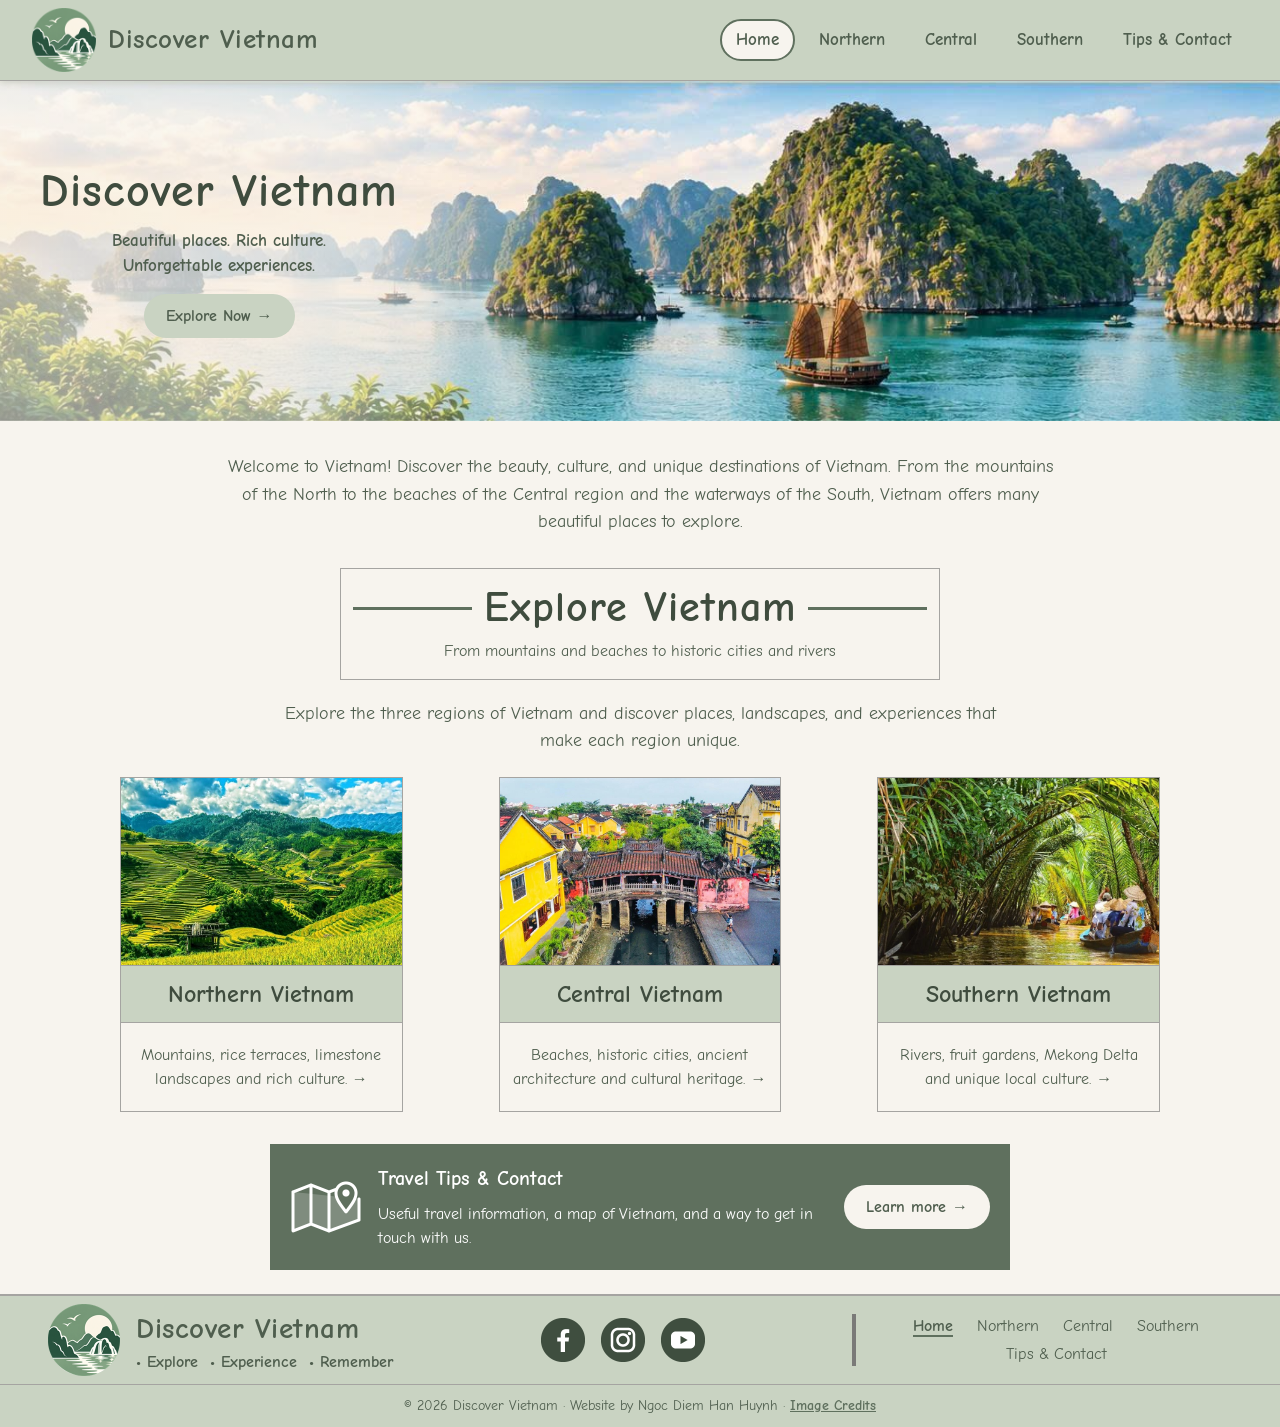
<file: index.html>
<!DOCTYPE html>
<html lang="en">
<head>
    <meta charset="UTF-8">
    <meta name="viewport" content="width=device-width, initial-scale=1.0">
    <meta name="description" content="Discover the beauty, culture, and unique destinations of Northern, Central, and Southern Vietnam.">
    <title>Home | Discover Vietnam</title>
    <link rel="icon" href="images/logo-discover-vietnam.png" type="image/png">
    <link rel="stylesheet" href="css/base.css">
    <link rel="stylesheet" href="css/layout.css">
    <link rel="stylesheet" href="css/home.css">
    <script src="js/script.js" defer></script>
</head>
<body>

    <header class="site-header">
        <a class="brand" href="index.html">
            <img src="images/logo-discover-vietnam.png" alt="Discover Vietnam logo" width="72" height="72">
            <span class="brand-name">Discover Vietnam</span>
        </a>
        <button class="menu-button" type="button" aria-label="Menu" aria-expanded="false">
            <span class="menu-icon"></span>
        </button>
        <nav class="main-nav" aria-label="Main menu">
            <ul class="nav-list">
                <li><a class="nav-link active" href="index.html">Home</a></li>
                <li><a class="nav-link" href="northern-vietnam.html">Northern</a></li>
                <li><a class="nav-link" href="central-vietnam.html">Central</a></li>
                <li><a class="nav-link" href="southern-vietnam.html">Southern</a></li>
                <li><a class="nav-link" href="travel-tips-contact.html">Tips &amp; Contact</a></li>
            </ul>
        </nav>
    </header>

    <main>

        <section class="hero">
            <img src="images/hero-ha-long-bay.jpg" alt="Limestone islands and a traditional sailing boat in Ha Long Bay" width="1624" height="385">
            <div class="hero-text">
                <h1>Discover Vietnam</h1>
                <p>Beautiful places. Rich culture.<br>Unforgettable experiences.</p>
                <a class="button button-sage" href="#explore">Explore Now <span aria-hidden="true">&rarr;</span></a>
            </div>
        </section>

        <div class="welcome">
            <p>Welcome to Vietnam! Discover the beauty, culture, and unique destinations of Vietnam. From the mountains of the North to the beaches of the Central region and the waterways of the South, Vietnam offers many beautiful places to explore.</p>
        </div>

        <section class="explore" id="explore">
            <div class="section-title">
                <h2>Explore Vietnam</h2>
                <p>From mountains and beaches to historic cities and rivers</p>
            </div>

            <p class="section-lead">Explore the three regions of Vietnam and discover places, landscapes, and experiences that make each region unique.</p>

            <div class="cards">
                <article class="card">
                    <a class="card-link" href="northern-vietnam.html">
                        <img src="images/northern-rice-terraces.jpg" alt="Green and golden rice terraces in the mountains of Northern Vietnam" width="800" height="544">
                        <h3>Northern Vietnam</h3>
                        <p>Mountains, rice terraces, limestone landscapes and rich culture. <span class="card-arrow" aria-hidden="true">&rarr;</span></p>
                    </a>
                </article>

                <article class="card">
                    <a class="card-link" href="central-vietnam.html">
                        <img src="images/central-hoi-an-bridge.jpg" alt="The historic covered bridge in Hoi An, Central Vietnam" width="900" height="603">
                        <h3>Central Vietnam</h3>
                        <p>Beaches, historic cities, ancient architecture and cultural heritage. <span class="card-arrow" aria-hidden="true">&rarr;</span></p>
                    </a>
                </article>

                <article class="card">
                    <a class="card-link" href="southern-vietnam.html">
                        <img src="images/southern-mekong-delta.jpg" alt="Small rowing boats under a tunnel of coconut palms in the Mekong Delta" width="800" height="500">
                        <h3>Southern Vietnam</h3>
                        <p>Rivers, fruit gardens, Mekong Delta and unique local culture. <span class="card-arrow" aria-hidden="true">&rarr;</span></p>
                    </a>
                </article>
            </div>

            <div class="feature-box">
                <img class="feature-box-icon" src="images/icon-map.png" alt="" width="72" height="56">
                <div class="feature-box-text">
                    <h2>Travel Tips &amp; Contact</h2>
                    <p>Useful travel information, a map of Vietnam, and a way to get in touch with us.</p>
                </div>
                <a class="button button-cream" href="travel-tips-contact.html">Learn more <span aria-hidden="true">&rarr;</span></a>
            </div>
        </section>

    </main>

    <footer class="site-footer">
        <div class="footer-main">
            <div class="footer-brand">
                <img src="images/logo-discover-vietnam.png" alt="" width="72" height="72">
                <div>
                    <p class="brand-name">Discover Vietnam</p>
                    <ul class="footer-slogan">
                        <li>Explore</li>
                        <li>Experience</li>
                        <li>Remember</li>
                    </ul>
                </div>
            </div>

            <ul class="social">
                <li><a href="https://www.facebook.com/" target="_blank" rel="noopener"><img src="images/icon-facebook.png" alt="Facebook" width="44" height="44"></a></li>
                <li><a href="https://www.instagram.com/" target="_blank" rel="noopener"><img src="images/icon-instagram.png" alt="Instagram" width="44" height="44"></a></li>
                <li><a href="https://www.youtube.com/" target="_blank" rel="noopener"><img src="images/icon-youtube.png" alt="YouTube" width="44" height="44"></a></li>
            </ul>

            <nav class="footer-navigation" aria-label="Footer menu">
                <ul class="footer-nav">
                    <li><a class="footer-link active" href="index.html">Home</a></li>
                    <li><a class="footer-link" href="northern-vietnam.html">Northern</a></li>
                    <li><a class="footer-link" href="central-vietnam.html">Central</a></li>
                    <li><a class="footer-link" href="southern-vietnam.html">Southern</a></li>
                    <li><a class="footer-link" href="travel-tips-contact.html">Tips &amp; Contact</a></li>
                </ul>
            </nav>
        </div>
        <p class="footer-bottom">&copy; 2026 Discover Vietnam &middot; Website by Ngoc Diem Han Huynh &middot; <a class="text-link" href="image-credits.html">Image Credits</a></p>
    </footer>

</body>
</html>
</file>
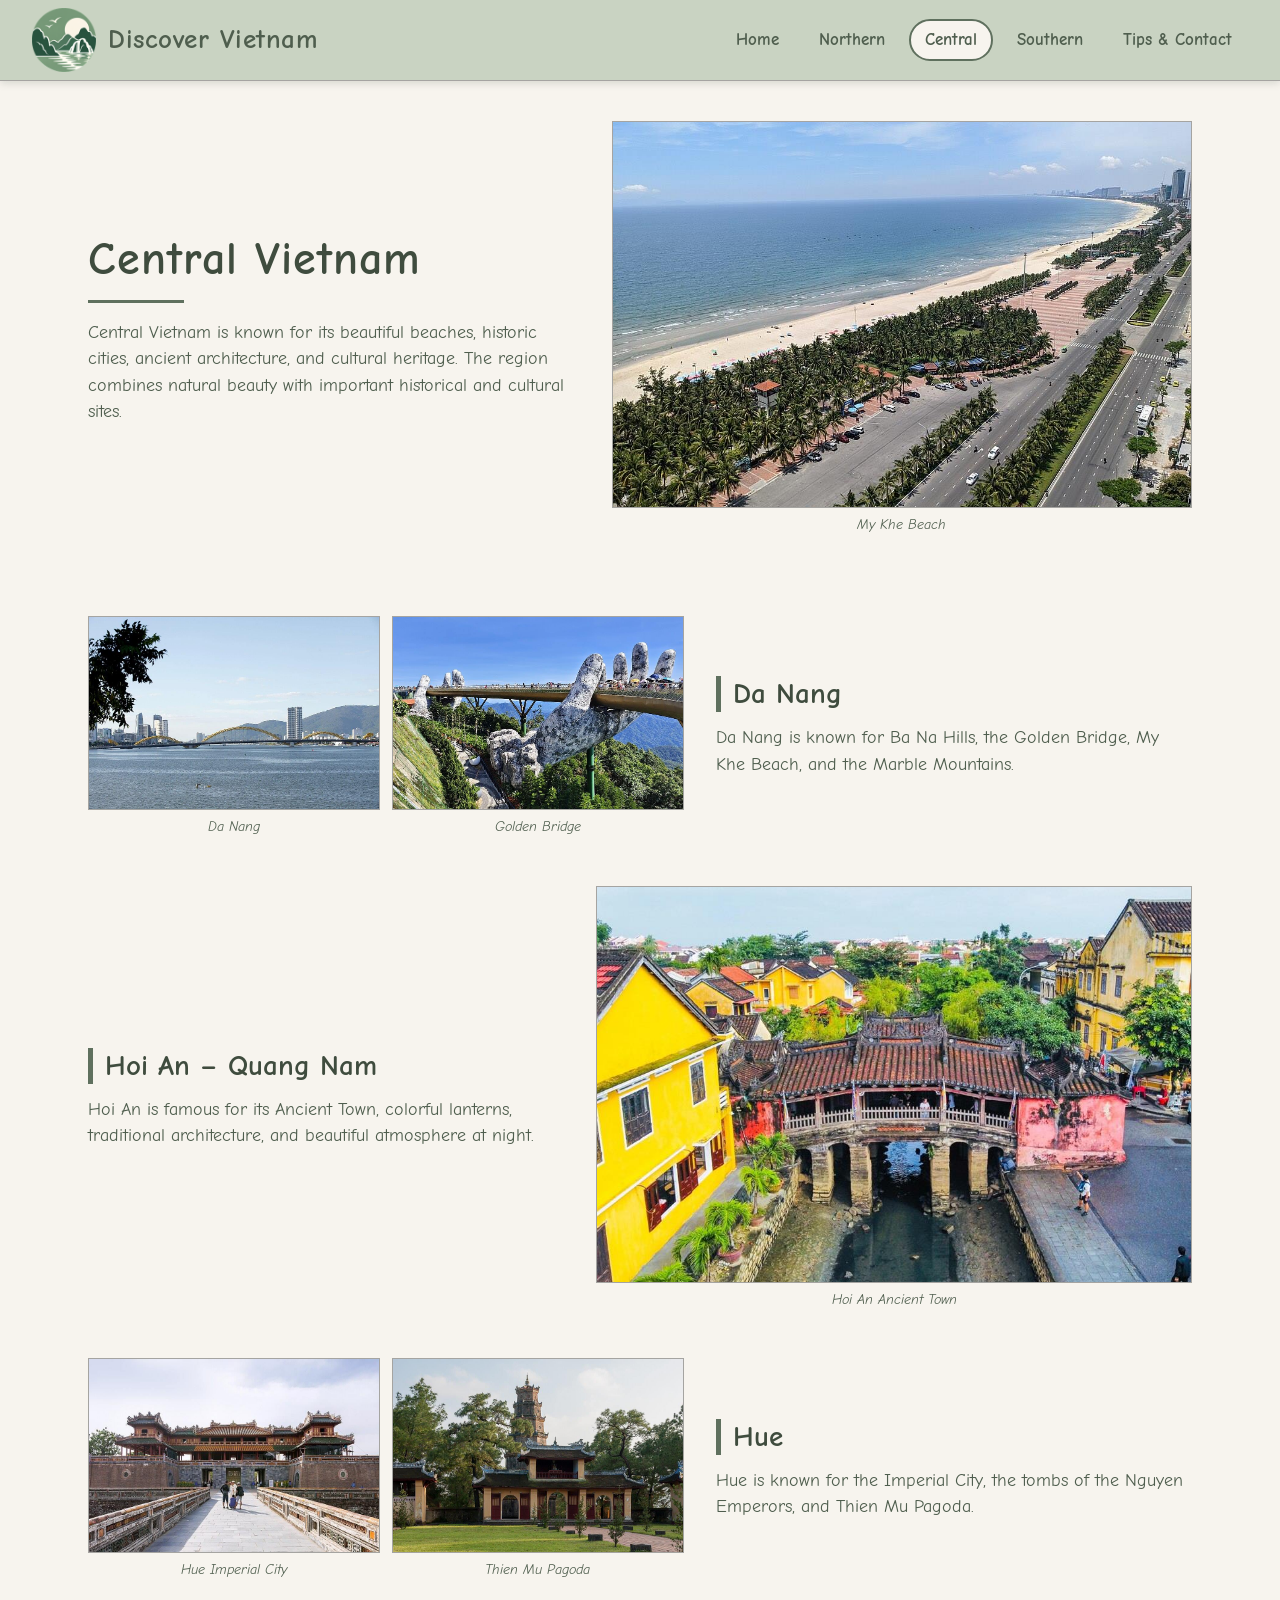
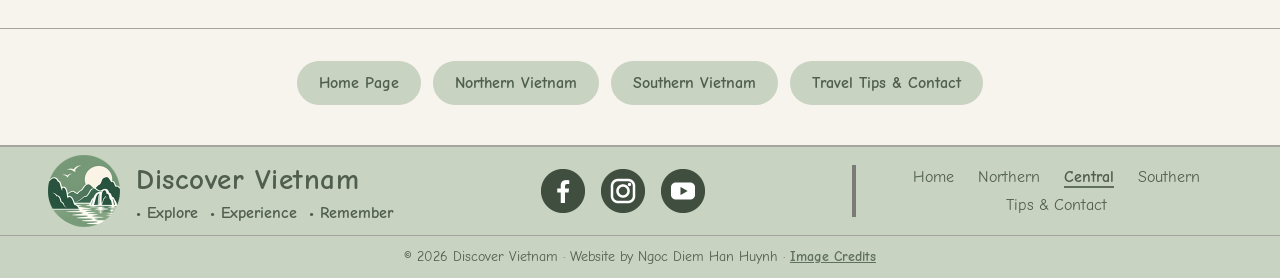
<file: central-vietnam.html>
<!DOCTYPE html>
<html lang="en">
<head>
    <meta charset="UTF-8">
    <meta name="viewport" content="width=device-width, initial-scale=1.0">
    <meta name="description" content="Explore Central Vietnam: Da Nang, Hoi An, and Hue.">
    <title>Central Vietnam | Discover Vietnam</title>
    <link rel="icon" href="images/logo-discover-vietnam.png" type="image/png">
    <link rel="stylesheet" href="css/base.css">
    <link rel="stylesheet" href="css/layout.css">
    <link rel="stylesheet" href="css/regions.css">
    <script src="js/script.js" defer></script>
</head>
<body>

    <header class="site-header">
        <a class="brand" href="index.html">
            <img src="images/logo-discover-vietnam.png" alt="Discover Vietnam logo" width="72" height="72">
            <span class="brand-name">Discover Vietnam</span>
        </a>
        <button class="menu-button" type="button" aria-label="Menu" aria-expanded="false">
            <span class="menu-icon"></span>
        </button>
        <nav class="main-nav" aria-label="Main menu">
            <ul class="nav-list">
                <li><a class="nav-link" href="index.html">Home</a></li>
                <li><a class="nav-link" href="northern-vietnam.html">Northern</a></li>
                <li><a class="nav-link active" href="central-vietnam.html">Central</a></li>
                <li><a class="nav-link" href="southern-vietnam.html">Southern</a></li>
                <li><a class="nav-link" href="travel-tips-contact.html">Tips &amp; Contact</a></li>
            </ul>
        </nav>
    </header>

    <main>

        <section class="page-intro">
            <div class="page-intro-text">
                <h1>Central Vietnam</h1>
                <p>Central Vietnam is known for its beautiful beaches, historic cities, ancient architecture, and cultural heritage. The region combines natural beauty with important historical and cultural sites.</p>
            </div>
            <figure class="page-intro-figure">
                <img src="images/my-khe-beach.jpg" alt="The long sandy coastline of My Khe Beach in Da Nang" width="960" height="720">
                <figcaption>My Khe Beach</figcaption>
            </figure>
        </section>

        <div class="destination-list">
            <article class="destination">
                <div class="destination-media">
                    <figure>
                        <img src="images/da-nang-dragon-bridge.jpg" alt="The Dragon Bridge across the Han River in Da Nang" width="960" height="640" loading="lazy">
                        <figcaption>Da Nang</figcaption>
                    </figure>
                    <figure>
                        <img src="images/golden-bridge-ba-na-hills.jpg" alt="The Golden Bridge held up by two giant stone hands at Ba Na Hills" width="960" height="621" loading="lazy">
                        <figcaption>Golden Bridge</figcaption>
                    </figure>
                </div>
                <div class="destination-text">
                    <h2>Da Nang</h2>
                    <p>Da Nang is known for Ba Na Hills, the Golden Bridge, My Khe Beach, and the Marble Mountains.</p>
                </div>
            </article>

            <article class="destination">
                <div class="destination-media">
                    <figure class="figure-wide">
                        <img src="images/central-hoi-an-bridge.jpg" alt="The historic covered bridge and yellow houses of Hoi An Ancient Town" width="900" height="603" loading="lazy">
                        <figcaption>Hoi An Ancient Town</figcaption>
                    </figure>
                </div>
                <div class="destination-text">
                    <h2>Hoi An &ndash; Quang Nam</h2>
                    <p>Hoi An is famous for its Ancient Town, colorful lanterns, traditional architecture, and beautiful atmosphere at night.</p>
                </div>
            </article>

            <article class="destination">
                <div class="destination-media">
                    <figure>
                        <img src="images/hue-imperial-city.jpg" alt="The Meridian Gate, the main entrance to the Imperial City in Hue" width="960" height="540" loading="lazy">
                        <figcaption>Hue Imperial City</figcaption>
                    </figure>
                    <figure>
                        <img src="images/thien-mu-pagoda.jpg" alt="The tall tower of Thien Mu Pagoda surrounded by trees in Hue" width="960" height="640" loading="lazy">
                        <figcaption>Thien Mu Pagoda</figcaption>
                    </figure>
                </div>
                <div class="destination-text">
                    <h2>Hue</h2>
                    <p>Hue is known for the Imperial City, the tombs of the Nguyen Emperors, and Thien Mu Pagoda.</p>
                </div>
            </article>
        </div>

        <ul class="page-links">
            <li><a class="button button-sage" href="index.html">Home Page</a></li>
            <li><a class="button button-sage" href="northern-vietnam.html">Northern Vietnam</a></li>
            <li><a class="button button-sage" href="southern-vietnam.html">Southern Vietnam</a></li>
            <li><a class="button button-sage" href="travel-tips-contact.html">Travel Tips &amp; Contact</a></li>
        </ul>

    </main>

    <footer class="site-footer">
        <div class="footer-main">
            <div class="footer-brand">
                <img src="images/logo-discover-vietnam.png" alt="" width="72" height="72">
                <div>
                    <p class="brand-name">Discover Vietnam</p>
                    <ul class="footer-slogan">
                        <li>Explore</li>
                        <li>Experience</li>
                        <li>Remember</li>
                    </ul>
                </div>
            </div>

            <ul class="social">
                <li><a href="https://www.facebook.com/" target="_blank" rel="noopener"><img src="images/icon-facebook.png" alt="Facebook" width="44" height="44"></a></li>
                <li><a href="https://www.instagram.com/" target="_blank" rel="noopener"><img src="images/icon-instagram.png" alt="Instagram" width="44" height="44"></a></li>
                <li><a href="https://www.youtube.com/" target="_blank" rel="noopener"><img src="images/icon-youtube.png" alt="YouTube" width="44" height="44"></a></li>
            </ul>

            <nav class="footer-navigation" aria-label="Footer menu">
                <ul class="footer-nav">
                    <li><a class="footer-link" href="index.html">Home</a></li>
                    <li><a class="footer-link" href="northern-vietnam.html">Northern</a></li>
                    <li><a class="footer-link active" href="central-vietnam.html">Central</a></li>
                    <li><a class="footer-link" href="southern-vietnam.html">Southern</a></li>
                    <li><a class="footer-link" href="travel-tips-contact.html">Tips &amp; Contact</a></li>
                </ul>
            </nav>
        </div>
        <p class="footer-bottom">&copy; 2026 Discover Vietnam &middot; Website by Ngoc Diem Han Huynh &middot; <a class="text-link" href="image-credits.html">Image Credits</a></p>
    </footer>

</body>
</html>
</file>
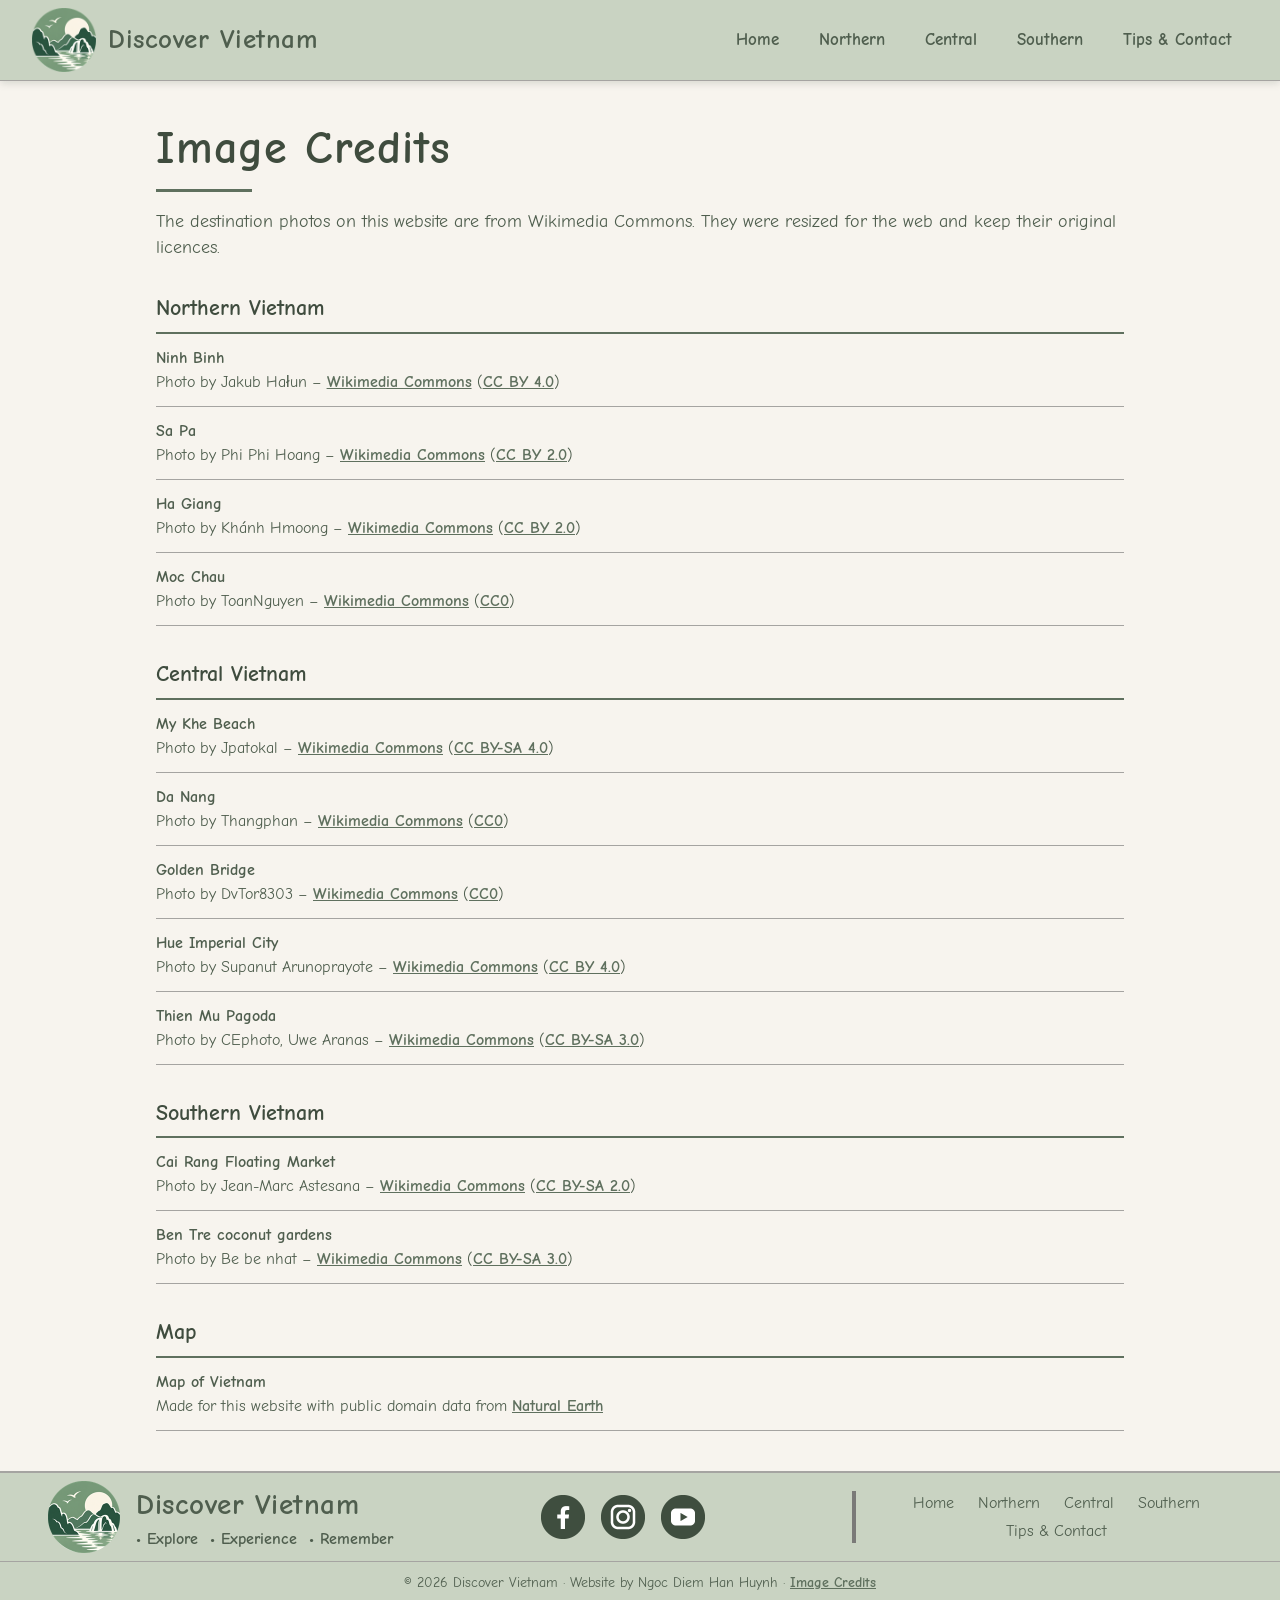
<file: image-credits.html>
<!DOCTYPE html>
<html lang="en">
<head>
    <meta charset="UTF-8">
    <meta name="viewport" content="width=device-width, initial-scale=1.0">
    <meta name="description" content="Image credits and licence information for the photos and map used on the Discover Vietnam website.">
    <title>Image Credits | Discover Vietnam</title>
    <link rel="icon" href="images/logo-discover-vietnam.png" type="image/png">
    <link rel="stylesheet" href="css/base.css">
    <link rel="stylesheet" href="css/layout.css">
    <link rel="stylesheet" href="css/credits.css">
    <script src="js/script.js" defer></script>
</head>
<body>

    <header class="site-header">
        <a class="brand" href="index.html">
            <img src="images/logo-discover-vietnam.png" alt="Discover Vietnam logo" width="72" height="72">
            <span class="brand-name">Discover Vietnam</span>
        </a>
        <button class="menu-button" type="button" aria-label="Menu" aria-expanded="false">
            <span class="menu-icon"></span>
        </button>
        <nav class="main-nav" aria-label="Main menu">
            <ul class="nav-list">
                <li><a class="nav-link" href="index.html">Home</a></li>
                <li><a class="nav-link" href="northern-vietnam.html">Northern</a></li>
                <li><a class="nav-link" href="central-vietnam.html">Central</a></li>
                <li><a class="nav-link" href="southern-vietnam.html">Southern</a></li>
                <li><a class="nav-link" href="travel-tips-contact.html">Tips &amp; Contact</a></li>
            </ul>
        </nav>
    </header>

    <main>

        <section class="page-intro page-intro-text-only">
            <div class="page-intro-text">
                <h1>Image Credits</h1>
                <p>The destination photos on this website are from Wikimedia Commons. They were resized for the web and keep their original licences.</p>
            </div>
        </section>

        <div class="credits">
            <section class="credits-group">
                <h2>Northern Vietnam</h2>
                <ul class="credit-list">
                    <li>
                        <strong>Ninh Binh</strong><br>
                        Photo by Jakub Hałun &ndash; <a class="text-link" href="https://commons.wikimedia.org/wiki/File:Trang_An_Landscape_Complex,_Ninh_Binh_Province,_Vietnam,_20240202_1433_5283.jpg" target="_blank" rel="noopener">Wikimedia Commons</a> (<a class="text-link" href="https://creativecommons.org/licenses/by/4.0/" target="_blank" rel="noopener">CC BY 4.0</a>)
                    </li>
                    <li>
                        <strong>Sa Pa</strong><br>
                        Photo by Phi Phi Hoang &ndash; <a class="text-link" href="https://commons.wikimedia.org/wiki/File:Ray_over_terrace_rice_field_in_Sapa_-_Trung_Ch%E1%BA%A3i..jpg" target="_blank" rel="noopener">Wikimedia Commons</a> (<a class="text-link" href="https://creativecommons.org/licenses/by/2.0/" target="_blank" rel="noopener">CC BY 2.0</a>)
                    </li>
                    <li>
                        <strong>Ha Giang</strong><br>
                        Photo by Khánh Hmoong &ndash; <a class="text-link" href="https://commons.wikimedia.org/wiki/File:Mountain_road_at_M%C3%A3_P%C3%AD_L%C3%A8ng_Pass,_H%C3%A0_Giang_Province,_Vietnam.jpg" target="_blank" rel="noopener">Wikimedia Commons</a> (<a class="text-link" href="https://creativecommons.org/licenses/by/2.0/" target="_blank" rel="noopener">CC BY 2.0</a>)
                    </li>
                    <li>
                        <strong>Moc Chau</strong><br>
                        Photo by ToanNguyen &ndash; <a class="text-link" href="https://commons.wikimedia.org/wiki/File:Moc-chau-tea-doi-2094890_960_720.jpg" target="_blank" rel="noopener">Wikimedia Commons</a> (<a class="text-link" href="https://creativecommons.org/publicdomain/zero/1.0/" target="_blank" rel="noopener">CC0</a>)
                    </li>
                </ul>
            </section>

            <section class="credits-group">
                <h2>Central Vietnam</h2>
                <ul class="credit-list">
                    <li>
                        <strong>My Khe Beach</strong><br>
                        Photo by Jpatokal &ndash; <a class="text-link" href="https://commons.wikimedia.org/wiki/File:My_Khe_Beach_Danang_Coastline.jpg" target="_blank" rel="noopener">Wikimedia Commons</a> (<a class="text-link" href="https://creativecommons.org/licenses/by-sa/4.0/" target="_blank" rel="noopener">CC BY-SA 4.0</a>)
                    </li>
                    <li>
                        <strong>Da Nang</strong><br>
                        Photo by Thangphan &ndash; <a class="text-link" href="https://commons.wikimedia.org/wiki/File:Da_nang_dragon_bridge.jpg" target="_blank" rel="noopener">Wikimedia Commons</a> (<a class="text-link" href="https://creativecommons.org/publicdomain/zero/1.0/" target="_blank" rel="noopener">CC0</a>)
                    </li>
                    <li>
                        <strong>Golden Bridge</strong><br>
                        Photo by DvTor8303 &ndash; <a class="text-link" href="https://commons.wikimedia.org/wiki/File:Golden_Bridge_at_Ba_Na_Hills_20250718.jpg" target="_blank" rel="noopener">Wikimedia Commons</a> (<a class="text-link" href="https://creativecommons.org/publicdomain/zero/1.0/" target="_blank" rel="noopener">CC0</a>)
                    </li>
                    <li>
                        <strong>Hue Imperial City</strong><br>
                        Photo by Supanut Arunoprayote &ndash; <a class="text-link" href="https://commons.wikimedia.org/wiki/File:Meridian_Gate,_Hue_(I).jpg" target="_blank" rel="noopener">Wikimedia Commons</a> (<a class="text-link" href="https://creativecommons.org/licenses/by/4.0/" target="_blank" rel="noopener">CC BY 4.0</a>)
                    </li>
                    <li>
                        <strong>Thien Mu Pagoda</strong><br>
                        Photo by CEphoto, Uwe Aranas &ndash; <a class="text-link" href="https://commons.wikimedia.org/wiki/File:Hue_Vietnam_Thien-Mu-Temple-and-Pagoda-01.jpg" target="_blank" rel="noopener">Wikimedia Commons</a> (<a class="text-link" href="https://creativecommons.org/licenses/by-sa/3.0/" target="_blank" rel="noopener">CC BY-SA 3.0</a>)
                    </li>
                </ul>
            </section>

            <section class="credits-group">
                <h2>Southern Vietnam</h2>
                <ul class="credit-list">
                    <li>
                        <strong>Cai Rang Floating Market</strong><br>
                        Photo by Jean-Marc Astesana &ndash; <a class="text-link" href="https://commons.wikimedia.org/wiki/File:Cai_Rang_floating_market_(15886375226).jpg" target="_blank" rel="noopener">Wikimedia Commons</a> (<a class="text-link" href="https://creativecommons.org/licenses/by-sa/2.0/" target="_blank" rel="noopener">CC BY-SA 2.0</a>)
                    </li>
                    <li>
                        <strong>Ben Tre coconut gardens</strong><br>
                        Photo by Be be nhat &ndash; <a class="text-link" href="https://commons.wikimedia.org/wiki/File:V%C6%B0%E1%BB%9Dn_b%E1%BA%BFn_tre.jpg" target="_blank" rel="noopener">Wikimedia Commons</a> (<a class="text-link" href="https://creativecommons.org/licenses/by-sa/3.0/" target="_blank" rel="noopener">CC BY-SA 3.0</a>)
                    </li>
                </ul>
            </section>

            <section class="credits-group">
                <h2>Map</h2>
                <ul class="credit-list">
                    <li>
                        <strong>Map of Vietnam</strong><br>
                        Made for this website with public domain data from <a class="text-link" href="https://www.naturalearthdata.com/" target="_blank" rel="noopener">Natural Earth</a>
                    </li>
                </ul>
            </section>
        </div>

    </main>

    <footer class="site-footer">
        <div class="footer-main">
            <div class="footer-brand">
                <img src="images/logo-discover-vietnam.png" alt="" width="72" height="72">
                <div>
                    <p class="brand-name">Discover Vietnam</p>
                    <ul class="footer-slogan">
                        <li>Explore</li>
                        <li>Experience</li>
                        <li>Remember</li>
                    </ul>
                </div>
            </div>

            <ul class="social">
                <li><a href="https://www.facebook.com/" target="_blank" rel="noopener"><img src="images/icon-facebook.png" alt="Facebook" width="44" height="44"></a></li>
                <li><a href="https://www.instagram.com/" target="_blank" rel="noopener"><img src="images/icon-instagram.png" alt="Instagram" width="44" height="44"></a></li>
                <li><a href="https://www.youtube.com/" target="_blank" rel="noopener"><img src="images/icon-youtube.png" alt="YouTube" width="44" height="44"></a></li>
            </ul>

            <nav class="footer-navigation" aria-label="Footer menu">
                <ul class="footer-nav">
                    <li><a class="footer-link" href="index.html">Home</a></li>
                    <li><a class="footer-link" href="northern-vietnam.html">Northern</a></li>
                    <li><a class="footer-link" href="central-vietnam.html">Central</a></li>
                    <li><a class="footer-link" href="southern-vietnam.html">Southern</a></li>
                    <li><a class="footer-link" href="travel-tips-contact.html">Tips &amp; Contact</a></li>
                </ul>
            </nav>
        </div>
        <p class="footer-bottom">&copy; 2026 Discover Vietnam &middot; Website by Ngoc Diem Han Huynh &middot; <a class="text-link" href="image-credits.html">Image Credits</a></p>
    </footer>

</body>
</html>
</file>
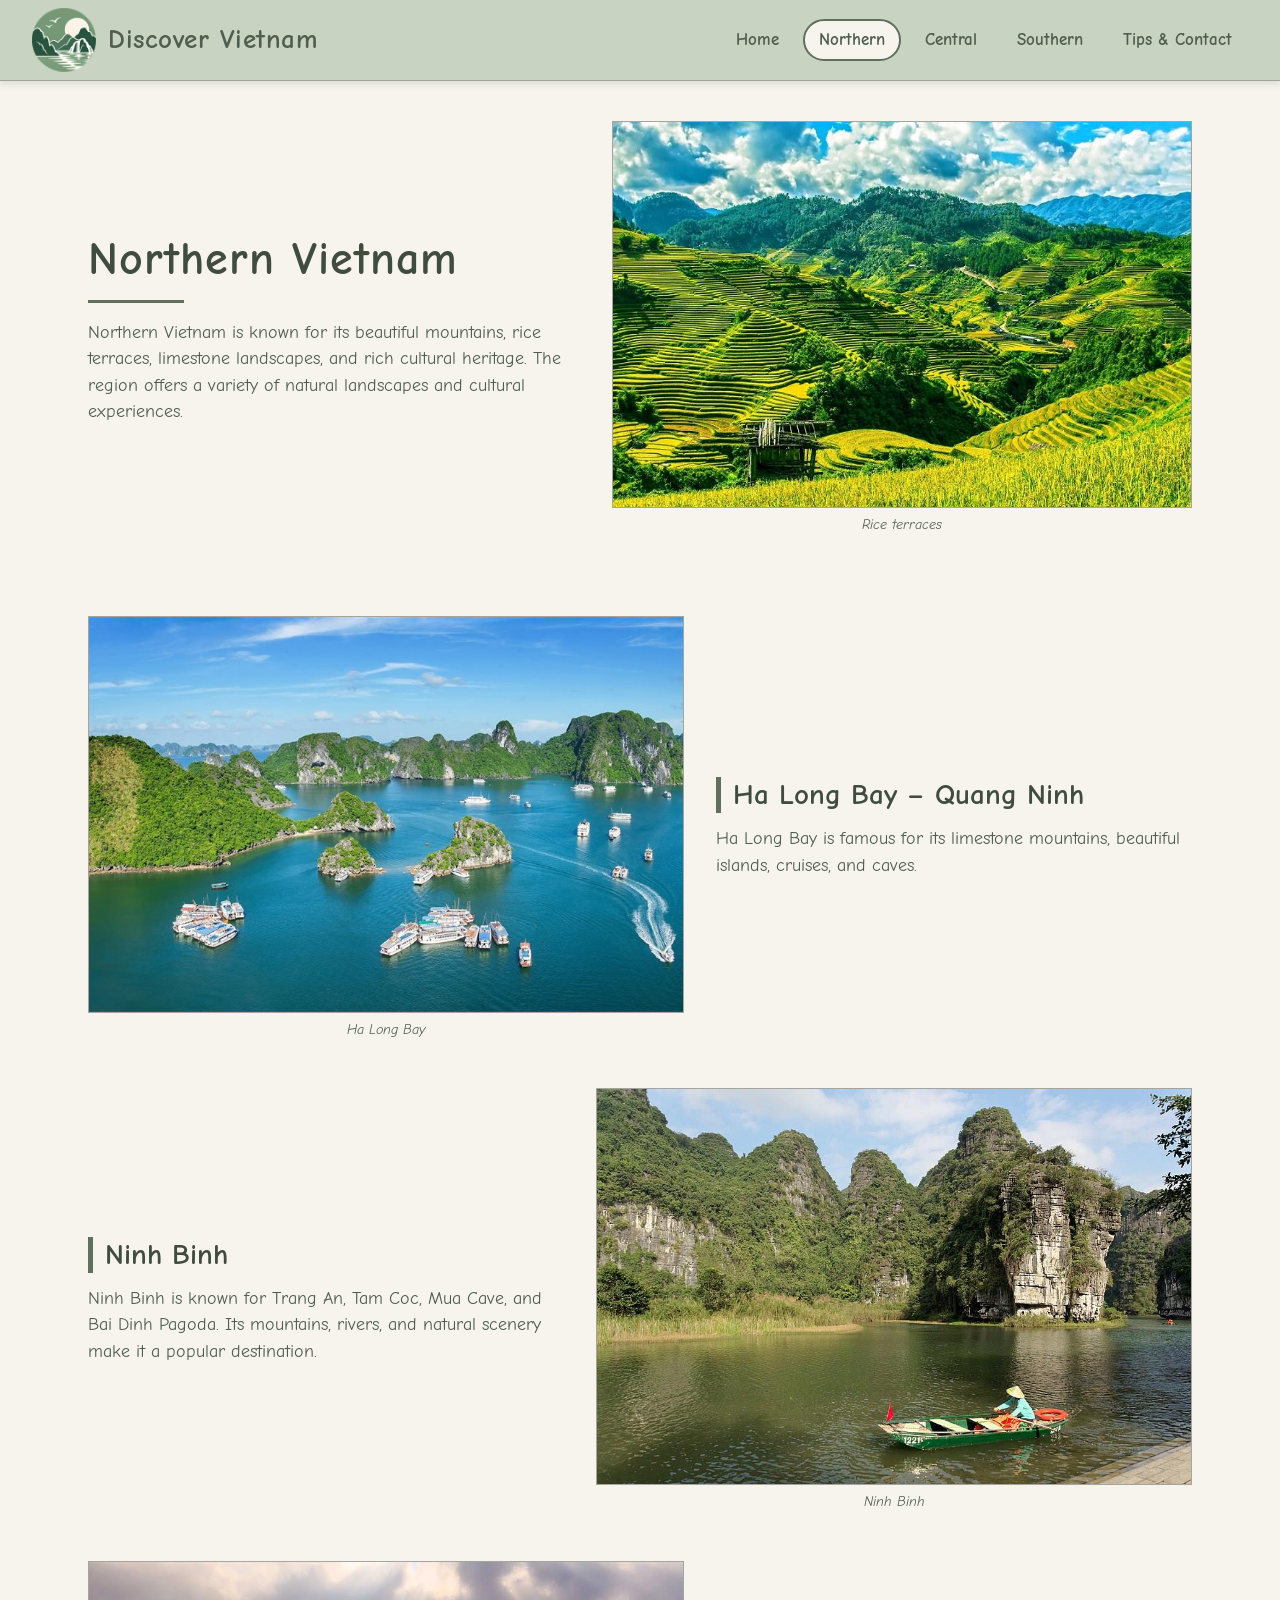
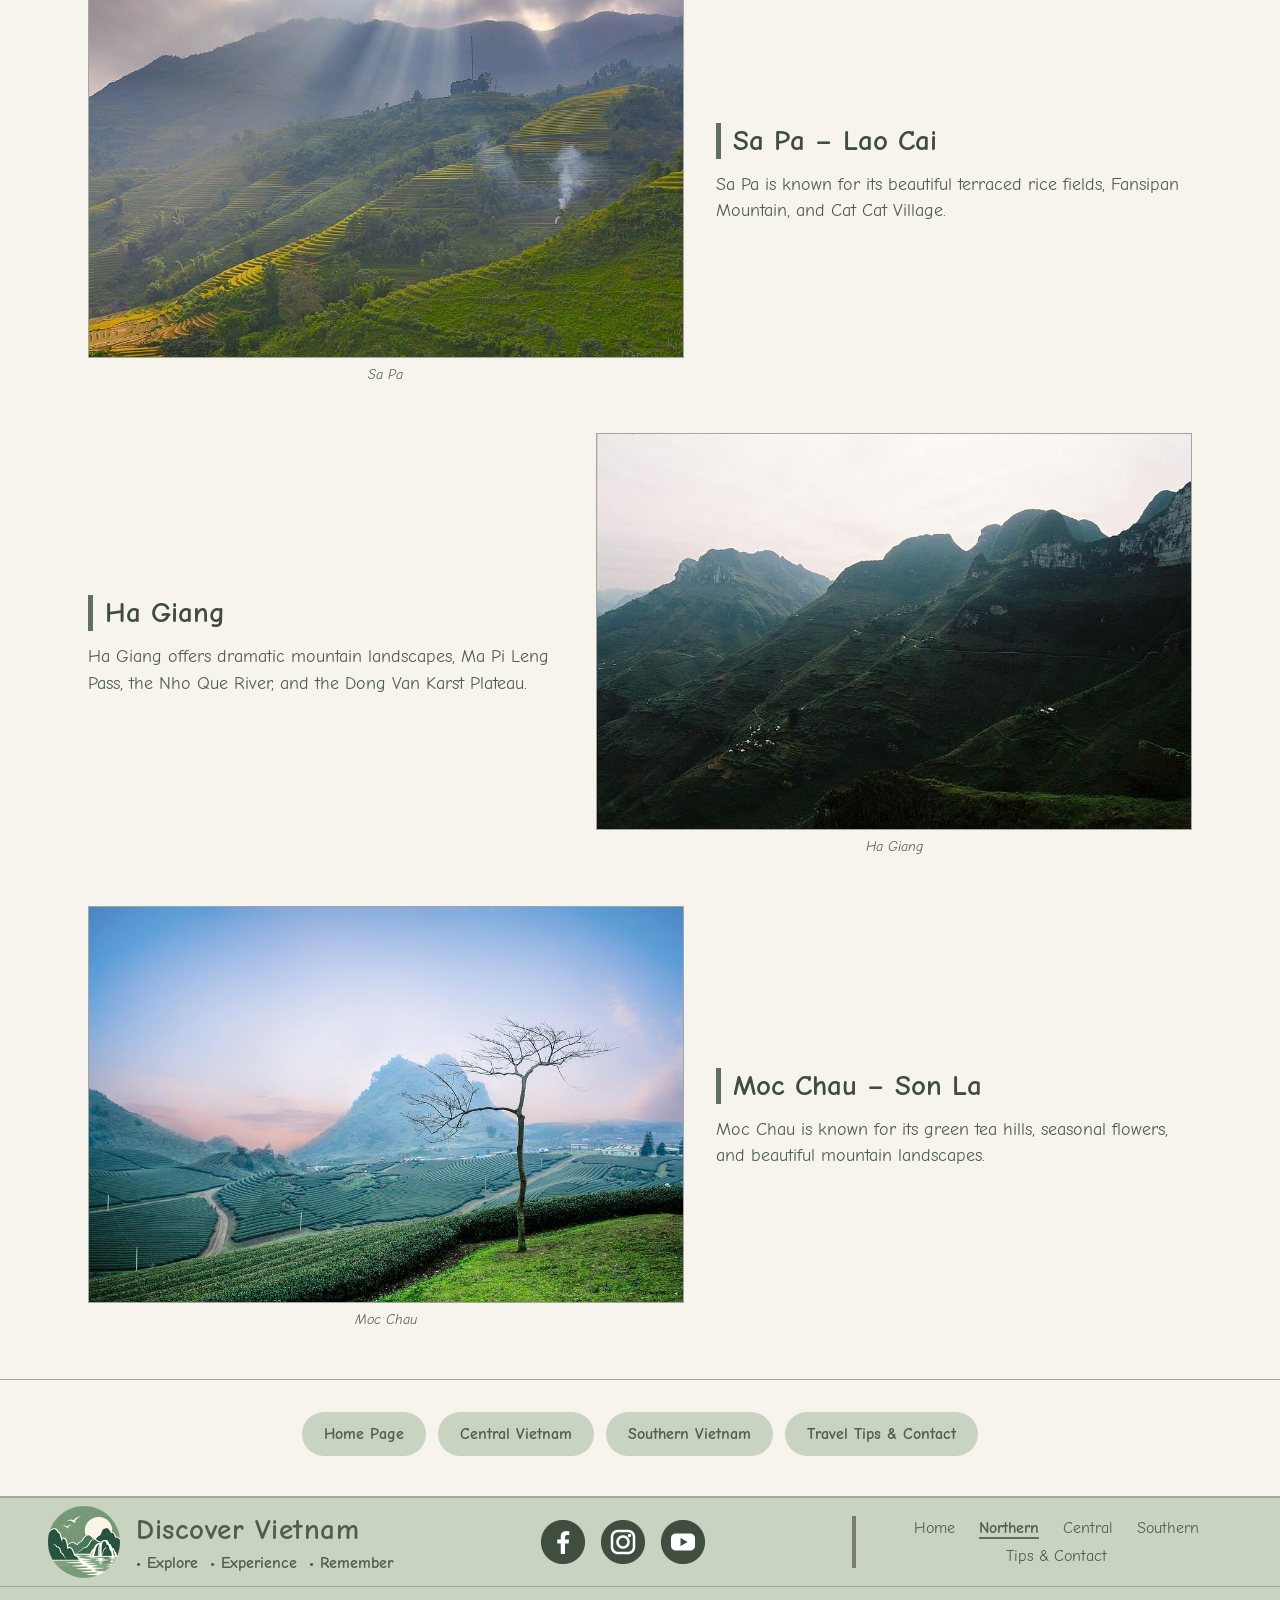
<file: northern-vietnam.html>
<!DOCTYPE html>
<html lang="en">
<head>
    <meta charset="UTF-8">
    <meta name="viewport" content="width=device-width, initial-scale=1.0">
    <meta name="description" content="Explore Northern Vietnam: Ha Long Bay, Ninh Binh, Sa Pa, Ha Giang, and Moc Chau.">
    <title>Northern Vietnam | Discover Vietnam</title>
    <link rel="icon" href="images/logo-discover-vietnam.png" type="image/png">
    <link rel="stylesheet" href="css/base.css">
    <link rel="stylesheet" href="css/layout.css">
    <link rel="stylesheet" href="css/regions.css">
    <script src="js/script.js" defer></script>
</head>
<body>

    <header class="site-header">
        <a class="brand" href="index.html">
            <img src="images/logo-discover-vietnam.png" alt="Discover Vietnam logo" width="72" height="72">
            <span class="brand-name">Discover Vietnam</span>
        </a>
        <button class="menu-button" type="button" aria-label="Menu" aria-expanded="false">
            <span class="menu-icon"></span>
        </button>
        <nav class="main-nav" aria-label="Main menu">
            <ul class="nav-list">
                <li><a class="nav-link" href="index.html">Home</a></li>
                <li><a class="nav-link active" href="northern-vietnam.html">Northern</a></li>
                <li><a class="nav-link" href="central-vietnam.html">Central</a></li>
                <li><a class="nav-link" href="southern-vietnam.html">Southern</a></li>
                <li><a class="nav-link" href="travel-tips-contact.html">Tips &amp; Contact</a></li>
            </ul>
        </nav>
    </header>

    <main>

        <section class="page-intro">
            <div class="page-intro-text">
                <h1>Northern Vietnam</h1>
                <p>Northern Vietnam is known for its beautiful mountains, rice terraces, limestone landscapes, and rich cultural heritage. The region offers a variety of natural landscapes and cultural experiences.</p>
            </div>
            <figure class="page-intro-figure">
                <img src="images/northern-rice-terraces.jpg" alt="Green and golden rice terraces in the mountains of Northern Vietnam" width="800" height="544">
                <figcaption>Rice terraces</figcaption>
            </figure>
        </section>

        <div class="destination-list">
            <article class="destination">
                <div class="destination-media">
                    <figure class="figure-wide">
                        <img src="images/ha-long-bay.jpg" alt="Green limestone islands and tourist boats on the blue water of Ha Long Bay" width="1200" height="537" loading="lazy">
                        <figcaption>Ha Long Bay</figcaption>
                    </figure>
                </div>
                <div class="destination-text">
                    <h2>Ha Long Bay &ndash; Quang Ninh</h2>
                    <p>Ha Long Bay is famous for its limestone mountains, beautiful islands, cruises, and caves.</p>
                </div>
            </article>

            <article class="destination">
                <div class="destination-media">
                    <figure class="figure-wide">
                        <img src="images/ninh-binh-trang-an.jpg" alt="A small boat on the river between the limestone mountains of Trang An, Ninh Binh" width="960" height="641" loading="lazy">
                        <figcaption>Ninh Binh</figcaption>
                    </figure>
                </div>
                <div class="destination-text">
                    <h2>Ninh Binh</h2>
                    <p>Ninh Binh is known for Trang An, Tam Coc, Mua Cave, and Bai Dinh Pagoda. Its mountains, rivers, and natural scenery make it a popular destination.</p>
                </div>
            </article>

            <article class="destination">
                <div class="destination-media">
                    <figure class="figure-wide">
                        <img src="images/sa-pa-rice-terraces.jpg" alt="Sun rays shining over the terraced rice fields of Sa Pa" width="960" height="640" loading="lazy">
                        <figcaption>Sa Pa</figcaption>
                    </figure>
                </div>
                <div class="destination-text">
                    <h2>Sa Pa &ndash; Lao Cai</h2>
                    <p>Sa Pa is known for its beautiful terraced rice fields, Fansipan Mountain, and Cat Cat Village.</p>
                </div>
            </article>

            <article class="destination">
                <div class="destination-media">
                    <figure class="figure-wide">
                        <img src="images/ha-giang-ma-pi-leng-pass.jpg" alt="A winding mountain road at Ma Pi Leng Pass in Ha Giang" width="960" height="645" loading="lazy">
                        <figcaption>Ha Giang</figcaption>
                    </figure>
                </div>
                <div class="destination-text">
                    <h2>Ha Giang</h2>
                    <p>Ha Giang offers dramatic mountain landscapes, Ma Pi Leng Pass, the Nho Que River, and the Dong Van Karst Plateau.</p>
                </div>
            </article>

            <article class="destination">
                <div class="destination-media">
                    <figure class="figure-wide">
                        <img src="images/moc-chau-tea-hills.jpg" alt="Rows of green tea bushes covering the hills of Moc Chau" width="960" height="640" loading="lazy">
                        <figcaption>Moc Chau</figcaption>
                    </figure>
                </div>
                <div class="destination-text">
                    <h2>Moc Chau &ndash; Son La</h2>
                    <p>Moc Chau is known for its green tea hills, seasonal flowers, and beautiful mountain landscapes.</p>
                </div>
            </article>
        </div>

        <ul class="page-links">
            <li><a class="button button-sage" href="index.html">Home Page</a></li>
            <li><a class="button button-sage" href="central-vietnam.html">Central Vietnam</a></li>
            <li><a class="button button-sage" href="southern-vietnam.html">Southern Vietnam</a></li>
            <li><a class="button button-sage" href="travel-tips-contact.html">Travel Tips &amp; Contact</a></li>
        </ul>

    </main>

    <footer class="site-footer">
        <div class="footer-main">
            <div class="footer-brand">
                <img src="images/logo-discover-vietnam.png" alt="" width="72" height="72">
                <div>
                    <p class="brand-name">Discover Vietnam</p>
                    <ul class="footer-slogan">
                        <li>Explore</li>
                        <li>Experience</li>
                        <li>Remember</li>
                    </ul>
                </div>
            </div>

            <ul class="social">
                <li><a href="https://www.facebook.com/" target="_blank" rel="noopener"><img src="images/icon-facebook.png" alt="Facebook" width="44" height="44"></a></li>
                <li><a href="https://www.instagram.com/" target="_blank" rel="noopener"><img src="images/icon-instagram.png" alt="Instagram" width="44" height="44"></a></li>
                <li><a href="https://www.youtube.com/" target="_blank" rel="noopener"><img src="images/icon-youtube.png" alt="YouTube" width="44" height="44"></a></li>
            </ul>

            <nav class="footer-navigation" aria-label="Footer menu">
                <ul class="footer-nav">
                    <li><a class="footer-link" href="index.html">Home</a></li>
                    <li><a class="footer-link active" href="northern-vietnam.html">Northern</a></li>
                    <li><a class="footer-link" href="central-vietnam.html">Central</a></li>
                    <li><a class="footer-link" href="southern-vietnam.html">Southern</a></li>
                    <li><a class="footer-link" href="travel-tips-contact.html">Tips &amp; Contact</a></li>
                </ul>
            </nav>
        </div>
        <p class="footer-bottom">&copy; 2026 Discover Vietnam &middot; Website by Ngoc Diem Han Huynh &middot; <a class="text-link" href="image-credits.html">Image Credits</a></p>
    </footer>

</body>
</html>
</file>
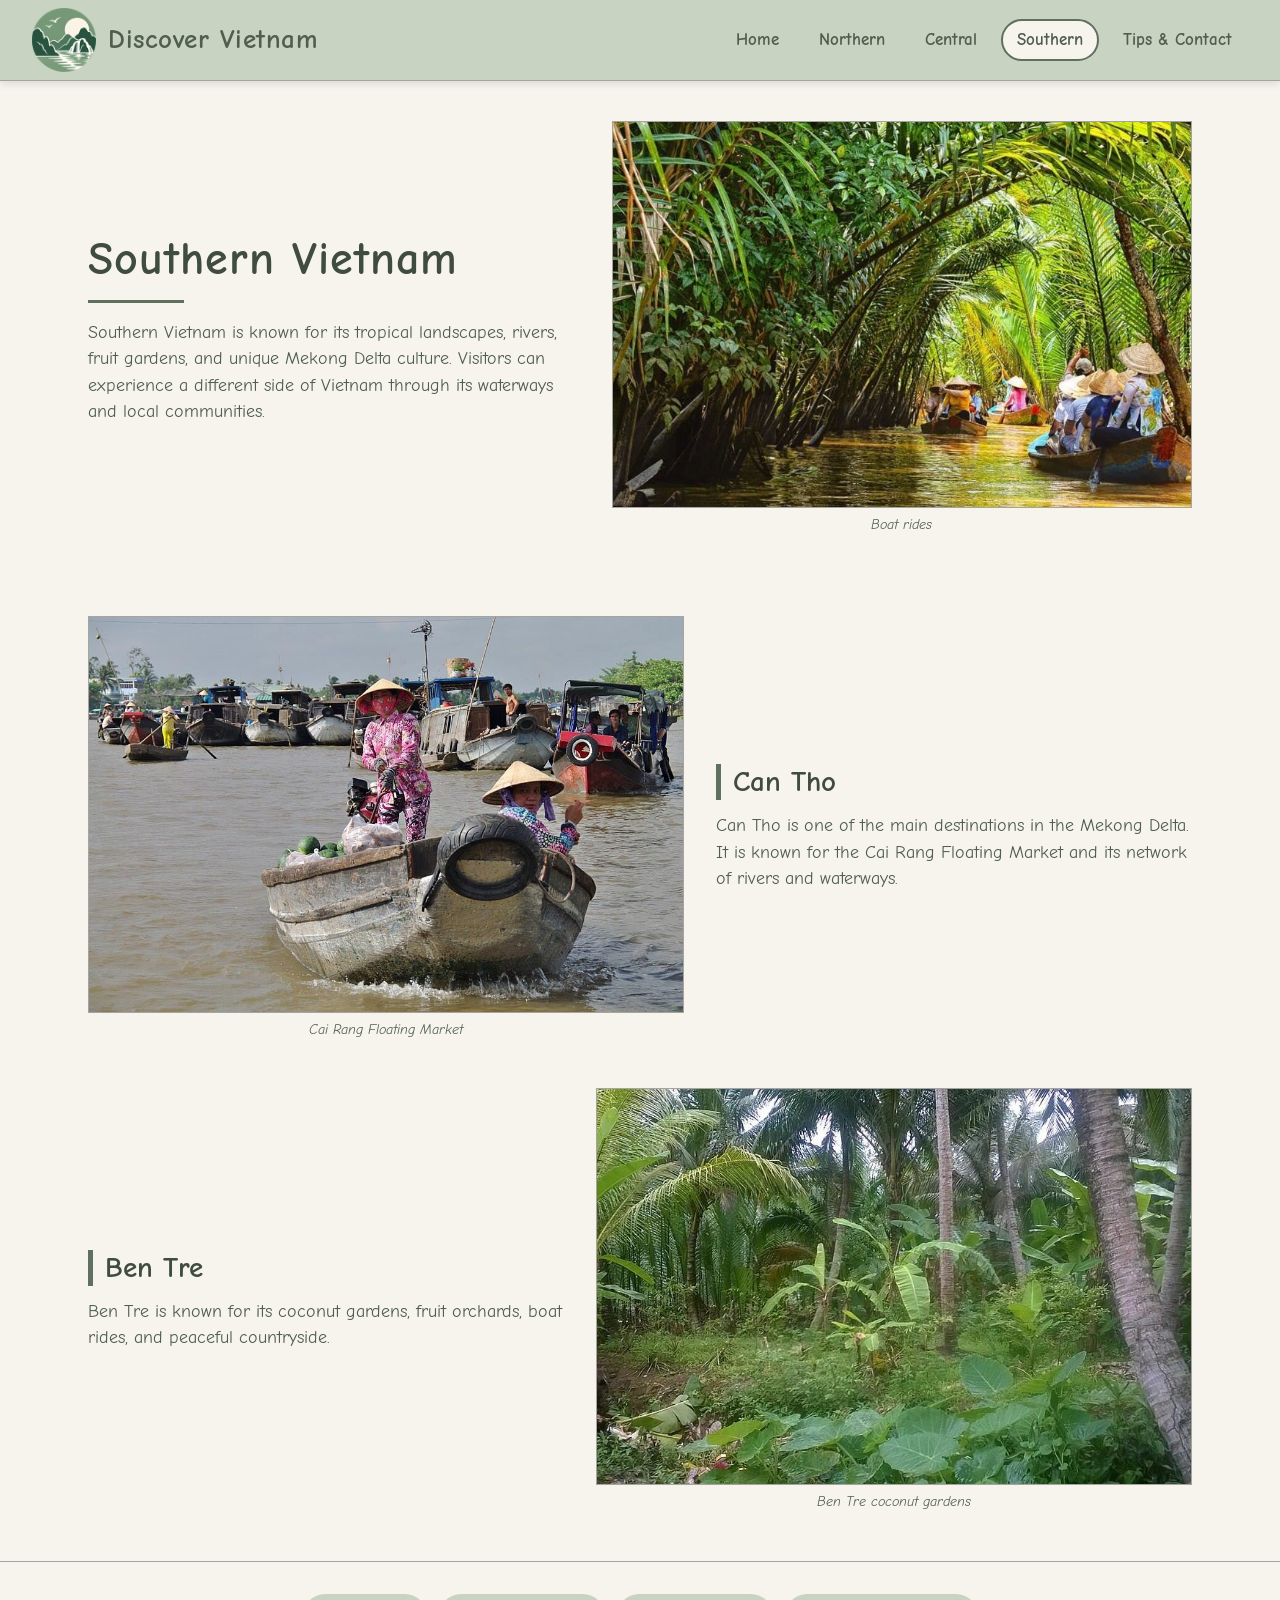
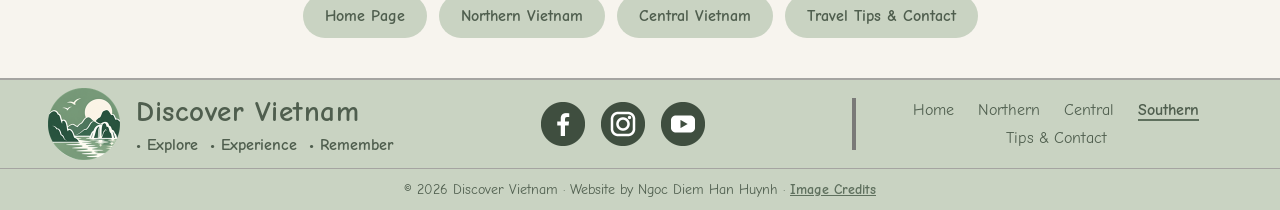
<file: southern-vietnam.html>
<!DOCTYPE html>
<html lang="en">
<head>
    <meta charset="UTF-8">
    <meta name="viewport" content="width=device-width, initial-scale=1.0">
    <meta name="description" content="Explore Southern Vietnam: Can Tho, the Cai Rang Floating Market, and the coconut gardens of Ben Tre.">
    <title>Southern Vietnam | Discover Vietnam</title>
    <link rel="icon" href="images/logo-discover-vietnam.png" type="image/png">
    <link rel="stylesheet" href="css/base.css">
    <link rel="stylesheet" href="css/layout.css">
    <link rel="stylesheet" href="css/regions.css">
    <script src="js/script.js" defer></script>
</head>
<body>

    <header class="site-header">
        <a class="brand" href="index.html">
            <img src="images/logo-discover-vietnam.png" alt="Discover Vietnam logo" width="72" height="72">
            <span class="brand-name">Discover Vietnam</span>
        </a>
        <button class="menu-button" type="button" aria-label="Menu" aria-expanded="false">
            <span class="menu-icon"></span>
        </button>
        <nav class="main-nav" aria-label="Main menu">
            <ul class="nav-list">
                <li><a class="nav-link" href="index.html">Home</a></li>
                <li><a class="nav-link" href="northern-vietnam.html">Northern</a></li>
                <li><a class="nav-link" href="central-vietnam.html">Central</a></li>
                <li><a class="nav-link active" href="southern-vietnam.html">Southern</a></li>
                <li><a class="nav-link" href="travel-tips-contact.html">Tips &amp; Contact</a></li>
            </ul>
        </nav>
    </header>

    <main>

        <section class="page-intro">
            <div class="page-intro-text">
                <h1>Southern Vietnam</h1>
                <p>Southern Vietnam is known for its tropical landscapes, rivers, fruit gardens, and unique Mekong Delta culture. Visitors can experience a different side of Vietnam through its waterways and local communities.</p>
            </div>
            <figure class="page-intro-figure">
                <img src="images/southern-mekong-delta.jpg" alt="Visitors in conical hats on small rowing boats under a tunnel of coconut palms in the Mekong Delta" width="800" height="500">
                <figcaption>Boat rides</figcaption>
            </figure>
        </section>

        <div class="destination-list">
            <article class="destination">
                <div class="destination-media">
                    <figure class="figure-wide">
                        <img src="images/cai-rang-floating-market.jpg" alt="A vendor in a conical hat rowing a small boat at the Cai Rang Floating Market" width="960" height="637" loading="lazy">
                        <figcaption>Cai Rang Floating Market</figcaption>
                    </figure>
                </div>
                <div class="destination-text">
                    <h2>Can Tho</h2>
                    <p>Can Tho is one of the main destinations in the Mekong Delta. It is known for the Cai Rang Floating Market and its network of rivers and waterways.</p>
                </div>
            </article>

            <article class="destination">
                <div class="destination-media">
                    <figure class="figure-wide">
                        <img src="images/ben-tre-coconut-garden.jpg" alt="Coconut palms and leafy plants growing in a garden in Ben Tre" width="960" height="539" loading="lazy">
                        <figcaption>Ben Tre coconut gardens</figcaption>
                    </figure>
                </div>
                <div class="destination-text">
                    <h2>Ben Tre</h2>
                    <p>Ben Tre is known for its coconut gardens, fruit orchards, boat rides, and peaceful countryside.</p>
                </div>
            </article>
        </div>

        <ul class="page-links">
            <li><a class="button button-sage" href="index.html">Home Page</a></li>
            <li><a class="button button-sage" href="northern-vietnam.html">Northern Vietnam</a></li>
            <li><a class="button button-sage" href="central-vietnam.html">Central Vietnam</a></li>
            <li><a class="button button-sage" href="travel-tips-contact.html">Travel Tips &amp; Contact</a></li>
        </ul>

    </main>

    <footer class="site-footer">
        <div class="footer-main">
            <div class="footer-brand">
                <img src="images/logo-discover-vietnam.png" alt="" width="72" height="72">
                <div>
                    <p class="brand-name">Discover Vietnam</p>
                    <ul class="footer-slogan">
                        <li>Explore</li>
                        <li>Experience</li>
                        <li>Remember</li>
                    </ul>
                </div>
            </div>

            <ul class="social">
                <li><a href="https://www.facebook.com/" target="_blank" rel="noopener"><img src="images/icon-facebook.png" alt="Facebook" width="44" height="44"></a></li>
                <li><a href="https://www.instagram.com/" target="_blank" rel="noopener"><img src="images/icon-instagram.png" alt="Instagram" width="44" height="44"></a></li>
                <li><a href="https://www.youtube.com/" target="_blank" rel="noopener"><img src="images/icon-youtube.png" alt="YouTube" width="44" height="44"></a></li>
            </ul>

            <nav class="footer-navigation" aria-label="Footer menu">
                <ul class="footer-nav">
                    <li><a class="footer-link" href="index.html">Home</a></li>
                    <li><a class="footer-link" href="northern-vietnam.html">Northern</a></li>
                    <li><a class="footer-link" href="central-vietnam.html">Central</a></li>
                    <li><a class="footer-link active" href="southern-vietnam.html">Southern</a></li>
                    <li><a class="footer-link" href="travel-tips-contact.html">Tips &amp; Contact</a></li>
                </ul>
            </nav>
        </div>
        <p class="footer-bottom">&copy; 2026 Discover Vietnam &middot; Website by Ngoc Diem Han Huynh &middot; <a class="text-link" href="image-credits.html">Image Credits</a></p>
    </footer>

</body>
</html>
</file>
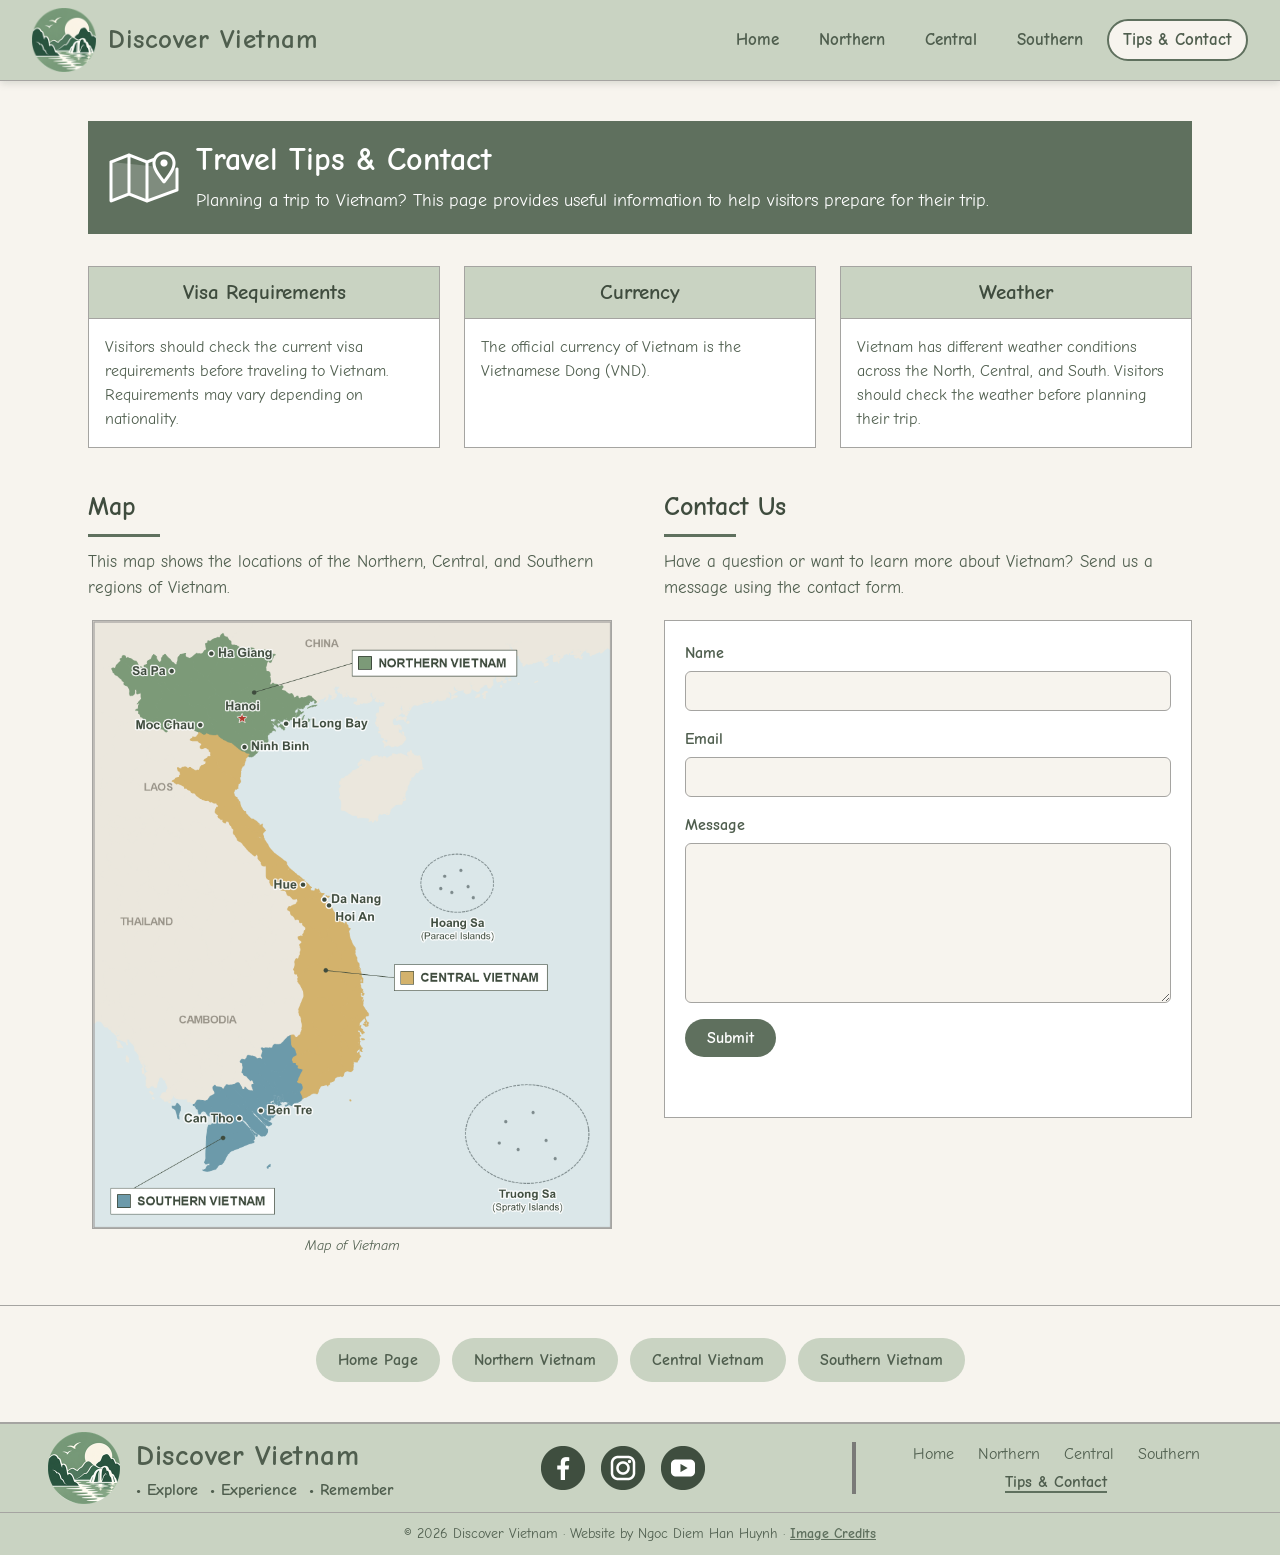
<file: travel-tips-contact.html>
<!DOCTYPE html>
<html lang="en">
<head>
    <meta charset="UTF-8">
    <meta name="viewport" content="width=device-width, initial-scale=1.0">
    <meta name="description" content="Practical travel tips for Vietnam, including visa requirements, currency, and weather, plus a map and a contact form.">
    <title>Travel Tips &amp; Contact | Discover Vietnam</title>
    <link rel="icon" href="images/logo-discover-vietnam.png" type="image/png">
    <link rel="stylesheet" href="css/base.css">
    <link rel="stylesheet" href="css/layout.css">
    <link rel="stylesheet" href="css/tips-contact.css">
    <script src="js/script.js" defer></script>
</head>
<body>

    <header class="site-header">
        <a class="brand" href="index.html">
            <img src="images/logo-discover-vietnam.png" alt="Discover Vietnam logo" width="72" height="72">
            <span class="brand-name">Discover Vietnam</span>
        </a>
        <button class="menu-button" type="button" aria-label="Menu" aria-expanded="false">
            <span class="menu-icon"></span>
        </button>
        <nav class="main-nav" aria-label="Main menu">
            <ul class="nav-list">
                <li><a class="nav-link" href="index.html">Home</a></li>
                <li><a class="nav-link" href="northern-vietnam.html">Northern</a></li>
                <li><a class="nav-link" href="central-vietnam.html">Central</a></li>
                <li><a class="nav-link" href="southern-vietnam.html">Southern</a></li>
                <li><a class="nav-link active" href="travel-tips-contact.html">Tips &amp; Contact</a></li>
            </ul>
        </nav>
    </header>

    <main>

        <section class="tips-intro">
            <div class="feature-box">
                <img class="feature-box-icon" src="images/icon-map.png" alt="" width="72" height="56">
                <div class="feature-box-text">
                    <h1>Travel Tips &amp; Contact</h1>
                    <p>Planning a trip to Vietnam? This page provides useful information to help visitors prepare for their trip.</p>
                </div>
            </div>
        </section>

        <ul class="tip-list">
            <li class="tip-card">
                <h2>Visa Requirements</h2>
                <p>Visitors should check the current visa requirements before traveling to Vietnam. Requirements may vary depending on nationality.</p>
            </li>
            <li class="tip-card">
                <h2>Currency</h2>
                <p>The official currency of Vietnam is the Vietnamese Dong (VND).</p>
            </li>
            <li class="tip-card">
                <h2>Weather</h2>
                <p>Vietnam has different weather conditions across the North, Central, and South. Visitors should check the weather before planning their trip.</p>
            </li>
        </ul>

        <div class="map-contact">
            <section>
                <h2 class="panel-title">Map</h2>
                <p class="panel-text">This map shows the locations of the Northern, Central, and Southern regions of Vietnam.</p>
                <figure class="map-figure">
                    <img src="images/vietnam-regions-map.png" alt="Map of the Northern, Central and Southern regions of Vietnam" width="797" height="935" loading="lazy">
                    <figcaption>Map of Vietnam</figcaption>
                </figure>
            </section>

            <section>
                <h2 class="panel-title">Contact Us</h2>
                <p class="panel-text">Have a question or want to learn more about Vietnam? Send us a message using the contact form.</p>
                <form class="contact-form" id="contact-form">
                    <div class="form-field">
                        <label for="contact-name">Name</label>
                        <input type="text" id="contact-name" name="name" required>
                    </div>
                    <div class="form-field">
                        <label for="contact-email">Email</label>
                        <input type="email" id="contact-email" name="email" required>
                    </div>
                    <div class="form-field">
                        <label for="contact-message">Message</label>
                        <textarea id="contact-message" name="message" required></textarea>
                    </div>
                    <button class="button button-dark" type="submit">Submit</button>
                    <p class="form-status" id="form-status"></p>
                </form>
            </section>
        </div>

        <ul class="page-links">
            <li><a class="button button-sage" href="index.html">Home Page</a></li>
            <li><a class="button button-sage" href="northern-vietnam.html">Northern Vietnam</a></li>
            <li><a class="button button-sage" href="central-vietnam.html">Central Vietnam</a></li>
            <li><a class="button button-sage" href="southern-vietnam.html">Southern Vietnam</a></li>
        </ul>

    </main>

    <footer class="site-footer">
        <div class="footer-main">
            <div class="footer-brand">
                <img src="images/logo-discover-vietnam.png" alt="" width="72" height="72">
                <div>
                    <p class="brand-name">Discover Vietnam</p>
                    <ul class="footer-slogan">
                        <li>Explore</li>
                        <li>Experience</li>
                        <li>Remember</li>
                    </ul>
                </div>
            </div>

            <ul class="social">
                <li><a href="https://www.facebook.com/" target="_blank" rel="noopener"><img src="images/icon-facebook.png" alt="Facebook" width="44" height="44"></a></li>
                <li><a href="https://www.instagram.com/" target="_blank" rel="noopener"><img src="images/icon-instagram.png" alt="Instagram" width="44" height="44"></a></li>
                <li><a href="https://www.youtube.com/" target="_blank" rel="noopener"><img src="images/icon-youtube.png" alt="YouTube" width="44" height="44"></a></li>
            </ul>

            <nav class="footer-navigation" aria-label="Footer menu">
                <ul class="footer-nav">
                    <li><a class="footer-link" href="index.html">Home</a></li>
                    <li><a class="footer-link" href="northern-vietnam.html">Northern</a></li>
                    <li><a class="footer-link" href="central-vietnam.html">Central</a></li>
                    <li><a class="footer-link" href="southern-vietnam.html">Southern</a></li>
                    <li><a class="footer-link active" href="travel-tips-contact.html">Tips &amp; Contact</a></li>
                </ul>
            </nav>
        </div>
        <p class="footer-bottom">&copy; 2026 Discover Vietnam &middot; Website by Ngoc Diem Han Huynh &middot; <a class="text-link" href="image-credits.html">Image Credits</a></p>
    </footer>

</body>
</html>
</file>
<file: css/base.css>
/* Comic Neue - embedded web font (SIL Open Font License) */
@font-face {
    font-family: "Comic Neue";
    src: url("../fonts/comic-neue-400-normal.woff2") format("woff2");
    font-weight: 400;
    font-style: normal;
    font-display: swap;
}

@font-face {
    font-family: "Comic Neue";
    src: url("../fonts/comic-neue-400-italic.woff2") format("woff2");
    font-weight: 400;
    font-style: italic;
    font-display: swap;
}

@font-face {
    font-family: "Comic Neue";
    src: url("../fonts/comic-neue-700-normal.woff2") format("woff2");
    font-weight: 700;
    font-style: normal;
    font-display: swap;
}

@font-face {
    font-family: "Comic Neue";
    src: url("../fonts/comic-neue-700-italic.woff2") format("woff2");
    font-weight: 700;
    font-style: italic;
    font-display: swap;
}

* {
    box-sizing: border-box;
}

html {
    scroll-behavior: smooth;
}

body {
    margin: 0;
    font-family: "Comic Neue", "Comic Sans MS", sans-serif;
    line-height: 1.5;
    color: #4f5e4e;
    background-color: #f7f4ee;
}

img {
    display: block;
    max-width: 100%;
    height: auto;
}

h1,
h2,
h3,
p,
ul,
figure {
    margin: 0;
}

h1,
h2,
h3 {
    color: #3f4c3e;
}

ul {
    padding: 0;
    list-style: none;
}

a {
    color: inherit;
}

figcaption {
    padding-top: 6px;
    font-size: 0.9rem;
    font-style: italic;
    text-align: center;
}

.text-link {
    font-weight: bold;
    color: #5f705e;
    transition: color 0.25s ease;
}

.text-link:hover,
.text-link:focus-visible {
    color: #3f4c3e;
    text-decoration-thickness: 3px;
}

.button {
    display: inline-block;
    padding: 8px 20px;
    border: 2px solid transparent;
    border-radius: 24px;
    font-family: inherit;
    font-size: 1rem;
    font-weight: bold;
    text-decoration: none;
    cursor: pointer;
    transition: color 0.25s ease, background-color 0.25s ease, border-color 0.25s ease, transform 0.15s ease;
}

.button:active {
    transform: scale(0.96);
}

.button-sage {
    color: #4f5e4e;
    background-color: #c9d3c2;
}

.button-sage:hover,
.button-sage:focus-visible {
    color: #ffffff;
    background-color: #5f705e;
}

.button-cream {
    color: #4f5e4e;
    background-color: #f7f4ee;
}

.button-cream:hover,
.button-cream:focus-visible {
    background-color: #c9d3c2;
}

.button-dark {
    color: #ffffff;
    background-color: #5f705e;
}

.button-dark:hover,
.button-dark:focus-visible {
    color: #4f5e4e;
    background-color: #c9d3c2;
    border-color: #5f705e;
}
</file>
<file: css/layout.css>
.site-header {
    position: sticky;
    top: 0;
    z-index: 10;
    display: flex;
    flex-wrap: wrap;
    justify-content: space-between;
    align-items: center;
    padding: 8px 16px;
    border-bottom: 1px solid #a5a4a1;
    background-color: #c9d3c2;
    box-shadow: 0 2px 8px rgba(79, 94, 78, 0.2);
}

.brand {
    display: flex;
    align-items: center;
    gap: 10px;
    text-decoration: none;
}

.brand img {
    width: 48px;
}

.brand-name {
    font-size: 1.5rem;
    font-weight: bold;
    letter-spacing: 0.5px;
}

.brand .brand-name {
    font-size: 1.2rem;
    white-space: nowrap;
}

.menu-button {
    display: flex;
    justify-content: center;
    align-items: center;
    width: 44px;
    height: 44px;
    padding: 0;
    border: 2px solid #5f705e;
    border-radius: 50%;
    color: #4f5e4e;
    background-color: #f7f4ee;
    cursor: pointer;
    transition: color 0.25s ease, background-color 0.25s ease, transform 0.15s ease;
}

.menu-button:hover,
.menu-button:focus-visible,
.menu-open .menu-button {
    color: #ffffff;
    background-color: #5f705e;
}

.menu-button:active {
    transform: scale(0.92);
}

.menu-icon,
.menu-icon::before,
.menu-icon::after {
    display: block;
    width: 20px;
    height: 2px;
    border-radius: 2px;
    background-color: currentColor;
}

.menu-icon {
    position: relative;
}

.menu-icon::before,
.menu-icon::after {
    content: "";
    position: absolute;
    left: 0;
}

.menu-icon::before {
    top: -6px;
}

.menu-icon::after {
    top: 6px;
}

.main-nav {
    display: none;
    flex-basis: 100%;
}

.menu-open .main-nav {
    display: block;
}

.nav-list {
    display: flex;
    flex-direction: column;
    gap: 6px;
    padding: 12px 0 8px;
}

.nav-link {
    display: block;
    padding: 6px 14px;
    border: 2px solid transparent;
    border-radius: 24px;
    font-size: 1.05rem;
    font-weight: bold;
    text-align: center;
    text-decoration: none;
    color: #4f5e4e;
    transition: color 0.25s ease, background-color 0.25s ease, border-color 0.25s ease, transform 0.15s ease;
}

.nav-link.active {
    border-color: #5f705e;
    background-color: #f7f4ee;
}

.nav-link:hover,
.nav-link:focus-visible {
    color: #ffffff;
    border-color: #5f705e;
    background-color: #5f705e;
}

.nav-link:active {
    transform: scale(0.96);
}

.feature-box {
    display: flex;
    flex-direction: column;
    align-items: center;
    gap: 16px;
    padding: 20px;
    text-align: center;
    color: #ffffff;
    background-color: #5f705e;
}

.feature-box-icon {
    width: 72px;
    flex-shrink: 0;
}

.feature-box-text {
    flex: 1;
}

.feature-box-text h1,
.feature-box-text h2 {
    margin-bottom: 8px;
    color: #ffffff;
}

.feature-box-text h2 {
    font-size: 1.25rem;
}

.feature-box-text h1 {
    font-size: 2rem;
    line-height: 1.2;
}

.feature-box .button {
    flex-shrink: 0;
}

.page-intro {
    display: grid;
    gap: 24px;
    align-items: center;
    max-width: 1200px;
    margin: 0 auto;
    padding: 32px 16px 24px;
}

.page-intro h1 {
    font-size: 2.1rem;
    line-height: 1.2;
    letter-spacing: 1px;
}

.page-intro h1::after {
    content: "";
    display: block;
    width: 96px;
    height: 3px;
    margin-top: 12px;
    background-color: #5f705e;
}

.page-intro-text p {
    margin-top: 16px;
    font-size: 1.1rem;
}

.page-intro-figure img {
    width: 100%;
    aspect-ratio: 3 / 2;
    object-fit: cover;
    border: 1px solid #a5a4a1;
}

.page-links {
    display: flex;
    flex-wrap: wrap;
    justify-content: center;
    gap: 12px;
    padding: 32px 16px 40px;
    border-top: 1px solid #a5a4a1;
}

.site-footer {
    border-top: 2px solid #a5a4a1;
    background-color: #c9d3c2;
}

.footer-main {
    display: flex;
    flex-direction: column;
    align-items: center;
    gap: 16px;
    padding: 16px;
}

.footer-brand {
    display: flex;
    flex-direction: column;
    align-items: center;
    gap: 8px;
    text-align: center;
}

.footer-brand img {
    width: 60px;
}

.footer-slogan {
    display: flex;
    flex-wrap: wrap;
    justify-content: center;
    gap: 0 12px;
    font-weight: bold;
}

.footer-slogan li::before {
    content: "\2022\00a0";
}

.social {
    display: flex;
    gap: 16px;
}

.social a {
    display: block;
    border-radius: 50%;
    transition: transform 0.25s ease;
}

.social a:hover,
.social a:focus-visible {
    transform: translateY(-3px) scale(1.05);
}

.social a:active {
    transform: scale(0.95);
}

.social img {
    width: 44px;
}

.footer-nav {
    display: flex;
    flex-wrap: wrap;
    justify-content: center;
    gap: 4px 24px;
}

.footer-link {
    border-bottom: 2px solid transparent;
    text-decoration: none;
    transition: color 0.25s ease, border-color 0.25s ease;
}

.footer-link:hover,
.footer-link:focus-visible {
    color: #3f4c3e;
    border-bottom-color: #5f705e;
}

.footer-link.active {
    font-weight: bold;
    border-bottom-color: #5f705e;
}

.footer-bottom {
    padding: 10px 16px;
    border-top: 1px solid #a5a4a1;
    font-size: 0.9rem;
    text-align: center;
}

@media (min-width: 480px) {
    .brand .brand-name {
        font-size: 1.4rem;
    }
}

@media (min-width: 700px) {
    .site-header {
        padding: 8px 24px;
    }

    .brand img {
        width: 56px;
    }

    .brand .brand-name {
        font-size: 1.6rem;
    }

    .nav-list {
        flex-direction: row;
        flex-wrap: wrap;
        justify-content: center;
        gap: 8px;
    }

    .feature-box {
        flex-direction: row;
        text-align: left;
    }

    .page-intro {
        grid-template-columns: minmax(0, 1fr) minmax(0, 1.2fr);
        gap: 40px;
    }

    .page-intro h1 {
        font-size: 2.6rem;
    }

    .footer-main {
        flex-direction: row;
        flex-wrap: wrap;
        justify-content: space-between;
        padding: 16px 24px;
    }

    .footer-brand {
        flex-direction: row;
        gap: 16px;
        text-align: left;
    }

    .footer-slogan {
        justify-content: flex-start;
    }

    .footer-navigation {
        flex-basis: 100%;
    }
}

@media (min-width: 1028px) {
    .site-header {
        flex-wrap: nowrap;
        gap: 16px;
        padding: 8px 32px;
    }

    .brand {
        gap: 12px;
    }

    .brand img {
        width: 64px;
    }

    .brand-name {
        font-size: 1.8rem;
    }

    .brand .brand-name {
        font-size: 1.7rem;
    }

    .menu-button {
        display: none;
    }

    .main-nav {
        display: block;
        flex-basis: auto;
    }

    .nav-list {
        gap: 8px;
        padding: 0;
    }

    .page-intro {
        padding: 40px 48px 32px;
    }

    .page-intro h1 {
        font-size: 2.9rem;
    }

    .footer-main {
        flex-wrap: nowrap;
        padding: 8px 48px;
    }

    .footer-brand img {
        width: 72px;
    }

    .footer-navigation {
        flex-basis: 380px;
        padding-left: 24px;
        border-left: 4px solid #7a7a78;
    }
}
</file>
<file: css/home.css>
.hero {
    position: relative;
    display: flex;
    align-items: center;
    min-height: 300px;
}

.hero img {
    position: absolute;
    top: 0;
    left: 0;
    width: 100%;
    height: 100%;
    object-fit: cover;
    object-position: 60% center;
}

.hero::after {
    content: "";
    position: absolute;
    top: 0;
    bottom: 0;
    left: 0;
    width: 100%;
    background-color: rgba(247, 244, 238, 0.7);
}

.hero-text {
    position: relative;
    z-index: 1;
    padding: 24px 20px;
    text-align: center;
}

.hero-text h1 {
    font-size: 2.1rem;
    line-height: 1.2;
    letter-spacing: 1px;
}

.hero-text p {
    margin: 8px 0 16px;
    font-size: 1.05rem;
    font-weight: bold;
}

.welcome {
    max-width: 860px;
    margin: 0 auto;
    padding: 32px 16px 0;
    text-align: center;
}

.welcome p {
    font-size: 1.15rem;
}

.explore {
    max-width: 1200px;
    margin: 0 auto;
    padding: 32px 16px;
    scroll-margin-top: 96px;
}

.section-title {
    max-width: 600px;
    margin: 0 auto 20px;
    padding: 8px 12px 16px;
    border: 1px solid #a5a4a1;
    text-align: center;
}

.section-title h2 {
    display: flex;
    align-items: center;
    gap: 12px;
    font-size: 1.55rem;
    letter-spacing: 1px;
    white-space: nowrap;
}

.section-title h2::before,
.section-title h2::after {
    content: "";
    flex: 1;
    height: 3px;
    background-color: #5f705e;
}

.section-lead {
    max-width: 720px;
    margin: 0 auto 24px;
    font-size: 1.1rem;
    text-align: center;
}

.cards {
    display: grid;
    grid-template-columns: minmax(0, 1fr);
    gap: 24px;
    max-width: 360px;
    margin: 0 auto;
}

.card {
    border: 1px solid #a5a4a1;
    transition: transform 0.25s ease, box-shadow 0.25s ease;
}

.card:hover,
.card:focus-within {
    transform: translateY(-4px);
    box-shadow: 0 8px 18px rgba(79, 94, 78, 0.25);
}

.card-link {
    display: block;
    height: 100%;
    text-decoration: none;
}

.card img {
    width: 100%;
    aspect-ratio: 3 / 2;
    object-fit: cover;
}

.card h3 {
    padding: 10px 8px;
    border-top: 1px solid #a5a4a1;
    border-bottom: 1px solid #a5a4a1;
    font-size: 1.4rem;
    text-align: center;
    background-color: #c9d3c2;
    transition: color 0.25s ease, background-color 0.25s ease;
}

.card-link:hover h3,
.card-link:focus-visible h3 {
    color: #ffffff;
    background-color: #5f705e;
}

.card p {
    padding: 20px 12px;
    text-align: center;
}

.card-arrow {
    font-weight: bold;
}

.explore .feature-box {
    max-width: 740px;
    margin: 32px auto 0;
}

@media (min-width: 700px) {
    .hero {
        min-height: 280px;
    }

    .hero::after {
        background-color: transparent;
        background-image: linear-gradient(to right, rgba(247, 244, 238, 0.85) 45%, rgba(247, 244, 238, 0) 70%);
    }

    .hero-text {
        padding: 24px 32px;
    }

    .hero-text h1 {
        font-size: 2.6rem;
    }

    .section-title h2 {
        font-size: 1.9rem;
    }

    .cards {
        grid-template-columns: repeat(3, minmax(0, 1fr));
        gap: 20px;
        max-width: none;
    }

    .card h3 {
        font-size: 1.15rem;
    }
}

@media (min-width: 1028px) {
    .hero {
        min-height: 340px;
    }

    .hero::after {
        background-image: linear-gradient(to right, rgba(247, 244, 238, 0.6) 25%, rgba(247, 244, 238, 0) 45%);
    }

    .hero-text {
        padding: 24px 40px;
    }

    .hero-text h1 {
        font-size: 2.9rem;
    }

    .section-title h2 {
        font-size: 2.6rem;
    }

    .explore {
        padding: 32px 80px 24px;
    }

    .cards {
        gap: 96px;
    }

    .card h3 {
        font-size: 1.5rem;
    }
}
</file>
<file: css/regions.css>
.destination-list {
    display: grid;
    gap: 48px;
    max-width: 1200px;
    margin: 0 auto;
    padding: 40px 16px;
}

.destination {
    display: grid;
    gap: 16px;
    align-items: center;
}

.destination-media {
    display: grid;
    gap: 12px;
}

.destination-media img {
    width: 100%;
    aspect-ratio: 3 / 2;
    object-fit: cover;
    border: 1px solid #a5a4a1;
}

.destination-text h2 {
    padding-left: 12px;
    border-left: 5px solid #5f705e;
    font-size: 1.5rem;
    line-height: 1.25;
}

.destination-text p {
    margin-top: 12px;
    font-size: 1.1rem;
}

@media (min-width: 480px) {
    .destination-media {
        grid-template-columns: repeat(2, minmax(0, 1fr));
    }

    .figure-wide {
        grid-column: 1 / -1;
    }
}

@media (min-width: 700px) {
    .destination {
        grid-template-columns: minmax(0, 1.25fr) minmax(0, 1fr);
        gap: 32px;
    }

    .destination:nth-child(even) {
        grid-template-columns: minmax(0, 1fr) minmax(0, 1.25fr);
    }

    .destination:nth-child(even) .destination-media {
        order: 2;
    }
}

@media (min-width: 1028px) {
    .destination-list {
        padding: 48px;
    }

    .destination-text h2 {
        font-size: 1.8rem;
    }
}
</file>
<file: css/credits.css>
.page-intro-text-only {
    max-width: 1000px;
}

.credits {
    max-width: 1000px;
    margin: 0 auto;
    padding: 0 16px 40px;
}

.credits-group + .credits-group {
    margin-top: 32px;
}

.credits-group h2 {
    padding-bottom: 6px;
    border-bottom: 2px solid #5f705e;
    font-size: 1.4rem;
}

.credit-list li {
    padding: 12px 0;
    border-bottom: 1px solid #a5a4a1;
}

@media (min-width: 700px) {
    .page-intro-text-only {
        grid-template-columns: minmax(0, 1fr);
    }
}

@media (min-width: 1028px) {
    .page-intro-text-only {
        padding: 40px 16px 32px;
    }
}
</file>
<file: css/tips-contact.css>
.tips-intro {
    max-width: 1200px;
    margin: 0 auto;
    padding: 32px 16px 0;
}

.tips-intro .feature-box-text p {
    font-size: 1.1rem;
}

.tip-list {
    display: grid;
    gap: 24px;
    max-width: 1200px;
    margin: 0 auto;
    padding: 32px 16px;
}

.tip-card {
    border: 1px solid #a5a4a1;
    background-color: #ffffff;
}

.tip-card h2 {
    padding: 10px 12px;
    border-bottom: 1px solid #a5a4a1;
    font-size: 1.3rem;
    text-align: center;
    background-color: #c9d3c2;
}

.tip-card p {
    padding: 16px;
}

.map-contact {
    display: grid;
    gap: 40px;
    max-width: 1200px;
    margin: 0 auto;
    padding: 8px 16px 40px;
}

.panel-title {
    font-size: 1.6rem;
}

.panel-title::after {
    content: "";
    display: block;
    width: 72px;
    height: 3px;
    margin-top: 8px;
    background-color: #5f705e;
}

.panel-text {
    margin-top: 12px;
    font-size: 1.05rem;
}

.map-figure {
    max-width: 520px;
    margin: 20px auto 0;
}

.map-figure img {
    width: 100%;
    border: 1px solid #a5a4a1;
}

.contact-form {
    display: grid;
    gap: 16px;
    margin-top: 20px;
    padding: 20px;
    border: 1px solid #a5a4a1;
    background-color: #ffffff;
}

.form-field {
    display: grid;
    gap: 6px;
}

.form-field label {
    font-weight: bold;
}

.form-field input,
.form-field textarea {
    width: 100%;
    padding: 10px 12px;
    border: 1px solid #a5a4a1;
    border-radius: 6px;
    font-family: inherit;
    font-size: 1rem;
    color: #4f5e4e;
    background-color: #f7f4ee;
    transition: border-color 0.25s ease, background-color 0.25s ease;
}

.form-field textarea {
    min-height: 160px;
    resize: vertical;
}

.form-field input:focus,
.form-field textarea:focus {
    border-color: #5f705e;
    background-color: #ffffff;
}

.contact-form .button {
    justify-self: start;
}

.form-status {
    min-height: 1.5em;
    font-weight: bold;
    color: #5f705e;
}

@media (min-width: 700px) {
    .tip-list {
        grid-template-columns: repeat(3, minmax(0, 1fr));
    }
}

@media (min-width: 1028px) {
    .tips-intro {
        padding: 40px 48px 0;
    }

    .tip-list {
        padding: 32px 48px;
    }

    .map-contact {
        grid-template-columns: repeat(2, minmax(0, 1fr));
        align-items: start;
        gap: 48px;
        padding: 8px 48px 48px;
    }
}
</file>
